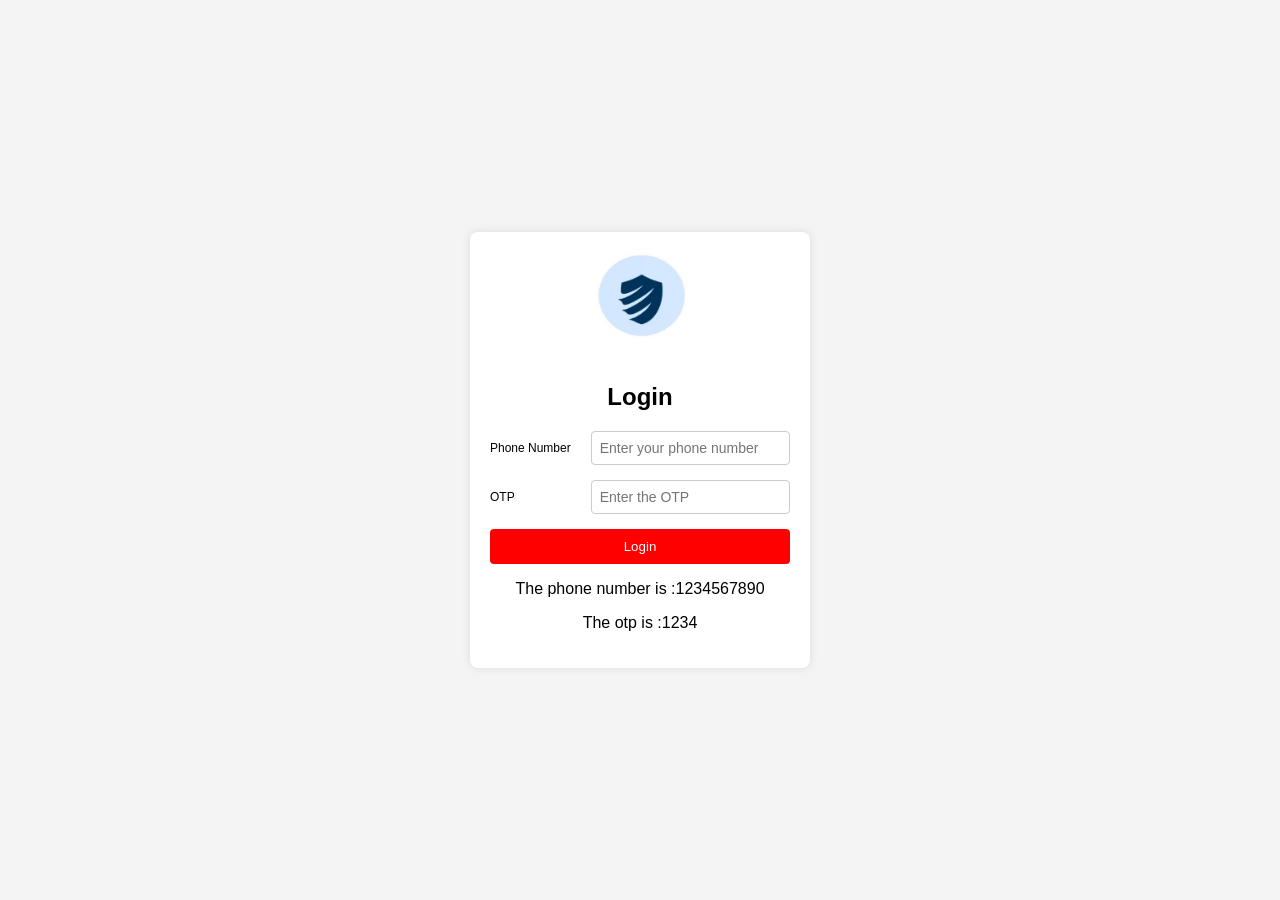
<file: index.html>
<!DOCTYPE html>
<html lang="en">
<head>
    <meta charset="UTF-8">
    <meta name="viewport" content="width=device-width, initial-scale=1.0">
    <title>Login - Women Safety Analytics</title>
    <link rel="stylesheet" href="styles.css">
</head>
<body>
    <div class="login-container">
        <div class="logo">
            <img src="images/team ;pgp.jpg" alt="logo">
        </div>
        <h2>Login</h2>
        <form id="loginForm">
            <div class="input-group">
                <label  for="phone">Phone Number</label>
                <input type="tel" id="phone" required placeholder="Enter your phone number">
            </div>
            <div class="input-group">
                <label for="otp">OTP</label>
                <input type="text" id="otp" required placeholder="Enter the OTP">
            </div>
            <button type="submit">Login</button>
            <p id="error" class="error"></p>
        </form>
        <p>The phone number is :1234567890</p>
        <p>The otp is :1234</p>
    </div>

    <script src="script.js"></script>
   
</body>
</html>
</file>
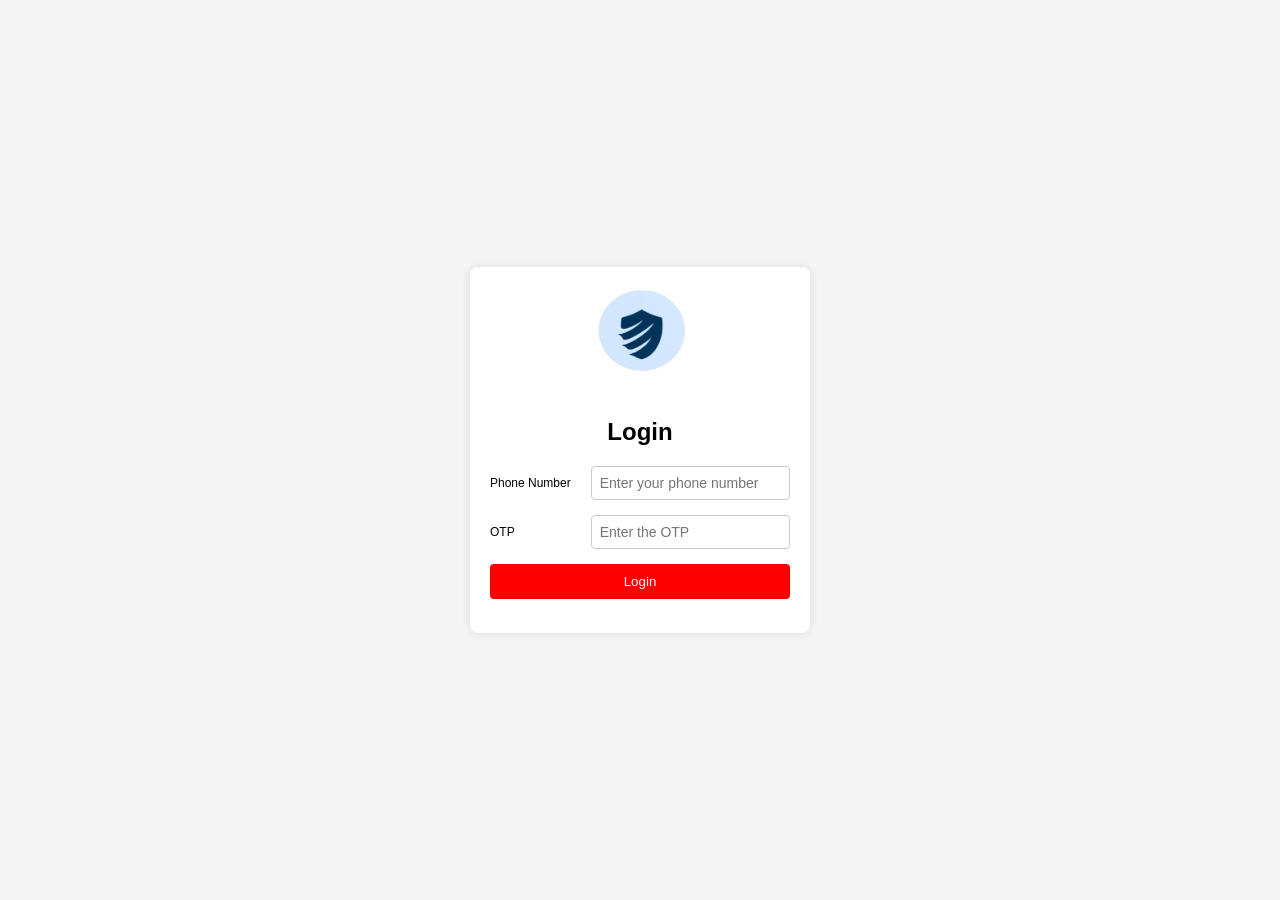
<file: Rakshaa-main/index.html>
<!DOCTYPE html>
<html lang="en">
<head>
    <meta charset="UTF-8">
    <meta name="viewport" content="width=device-width, initial-scale=1.0">
    <title>Login - Women Safety Analytics</title>
    <link rel="stylesheet" href="styles.css">
</head>
<body>
    <div class="login-container">
        <div class="logo">
            <img src="images/team ;pgp.jpg" alt="logo">
        </div>
        <h2>Login</h2>
        <form id="loginForm">
            <div class="input-group">
                <label  for="phone">Phone Number</label>
                <input type="tel" id="phone" required placeholder="Enter your phone number">
            </div>
            <div class="input-group">
                <label for="otp">OTP</label>
                <input type="text" id="otp" required placeholder="Enter the OTP">
            </div>
            <button type="submit">Login</button>
            <p id="error" class="error"></p>
        </form>
    </div>

    <script src="script.js"></script>
</body>
</html>
</file>
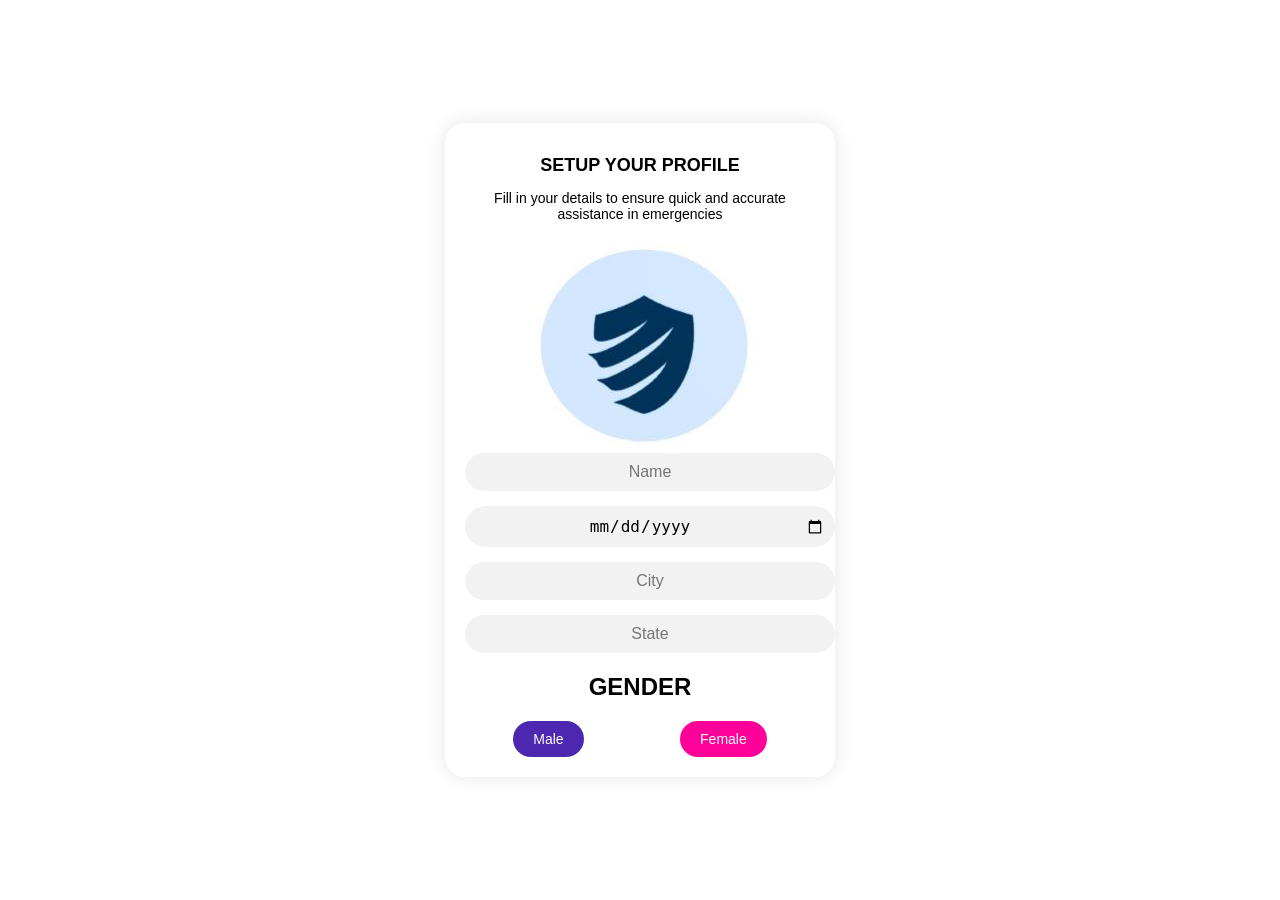
<file: dashboard.html>
<!DOCTYPE html>
<html lang="en">
<head>
    <meta charset="UTF-8">
    <meta name="viewport" content="width=device-width, initial-scale=1.0">
    <title>User Profile Setup</title>
    <link rel="stylesheet" href="styles1.css">
</head>
<body>
    <div class="profile-setup-container">
        <h1>SETUP YOUR PROFILE</h1>
        <p>Fill in your details to ensure quick and accurate assistance in emergencies</p>
        <img src="images/team ;pgp.jpg" alt="logo">
        <form id="profileForm">
            <div class="input-group">
                <input type="text" id="name" placeholder="Name" required>
            </div>
            <div class="input-group">
                <input type="date" id="dob" placeholder="D.O.B." required>
            </div>
            <div class="input-group">
                <input type="text" id="city" placeholder="City" required>
            </div>
            <div class="input-group">
                <input type="text" id="state" placeholder="State" required>
            </div>
            
            <h2>GENDER</h2>
            <div class="gender-selection">
                <button type="button" id="male" class="gender-button">Male</button>
                <button type="button" id="female" class="gender-button">Female</button>
            </div>
        </form>
    </div>

    <script src="script1.js"></script>
</body>
</html>
</file>
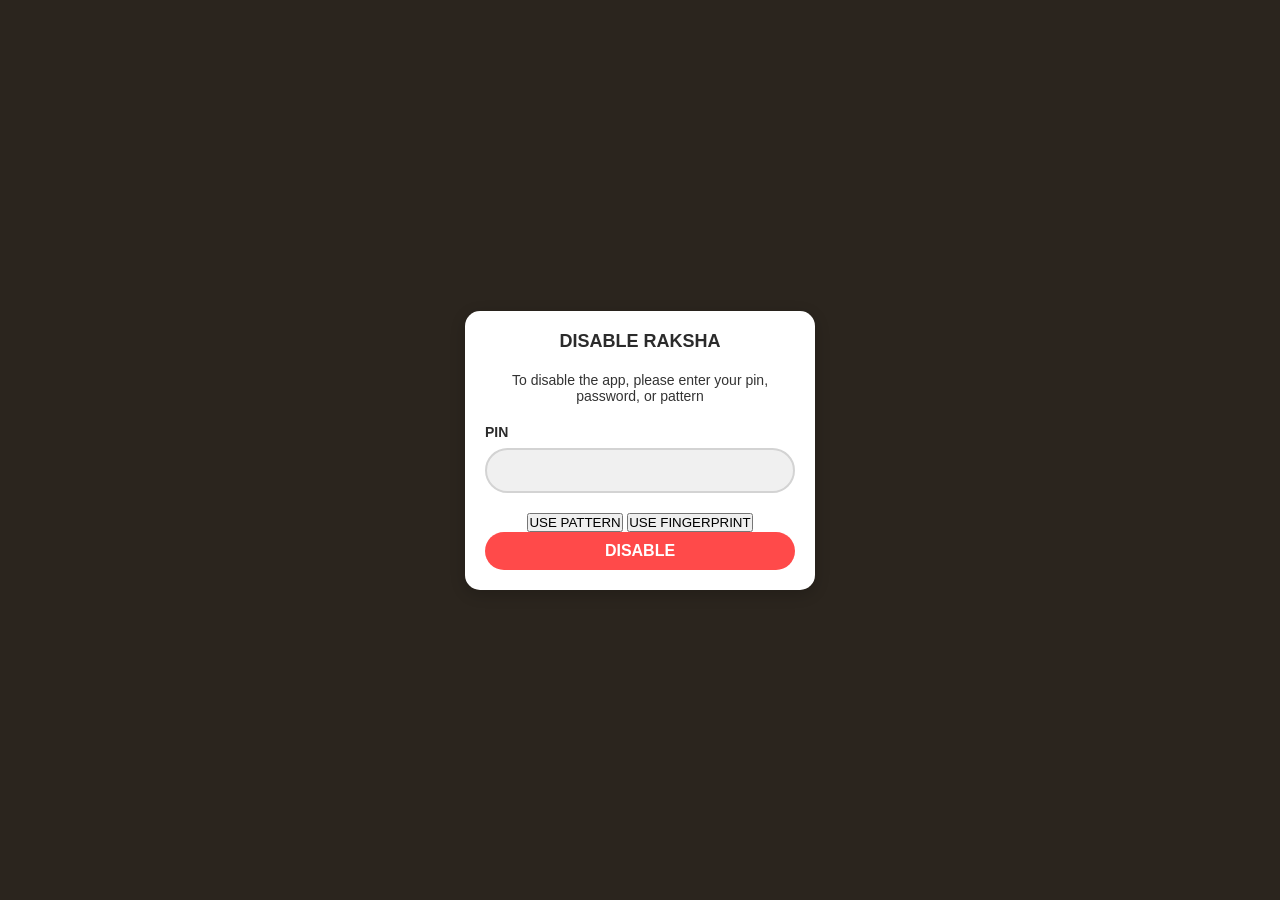
<file: disable.html>
<!DOCTYPE html>
<html lang="en">
<head>
    <meta charset="UTF-8">
    <meta name="viewport" content="width=device-width, initial-scale=1.0">
    <title>Disable App</title>
    <link rel="stylesheet" href="styles7.css">
</head>
<body>

<div class="container">
    <div class="header">
        <h1>DISABLE RAKSHA</h1>
    </div>
    <p>To disable the app, please enter your pin, password, or pattern</p>
    
    <!-- PIN Input Section -->
    <div class="input-container">
        <label for="pin">PIN</label>
        <input type="password" id="pin" class="pin-input" maxlength="6">
    </div>

    <!-- Pattern Button -->
    <button class="pattern-btn">USE PATTERN</button>

    <!-- Fingerprint Button -->
    <button class="fingerprint-btn">USE FINGERPRINT</button>

    <!-- Disable Button -->
    <button class="disable-btn">DISABLE</button>
</div>

<script src="script7.js"></script>
</body>
</html>
</file>
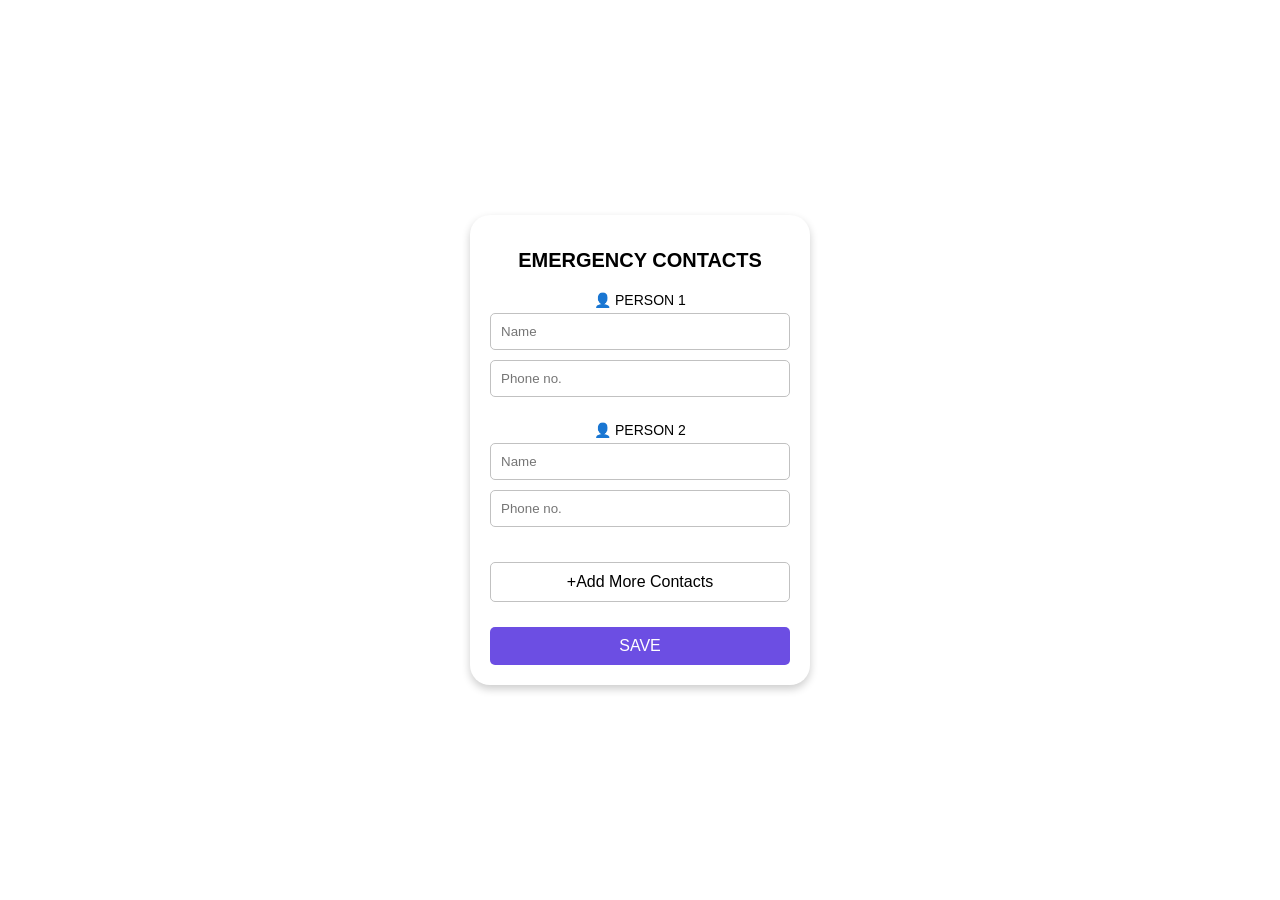
<file: emergency.html>
<!DOCTYPE html>
<html lang="en">
<head>
    <meta charset="UTF-8">
    <meta name="viewport" content="width=device-width, initial-scale=1.0">
    <title>Emergency Contacts</title>
    <link rel="stylesheet" href="styles3.css">
</head>
<body>
    <div class="container">
        <h1 class="title">EMERGENCY CONTACTS</h1>
        <div class="form-group">
            <label for="person1">👤 PERSON 1</label>
            <input type="text" id="person1-name" class="input-field" placeholder="Name">
            <input type="tel" id="person1-phone" class="input-field" placeholder="Phone no.">
        </div>
        <div class="form-group">
            <label for="person2">👤 PERSON 2</label>
            <input type="text" id="person2-name" class="input-field" placeholder="Name">
            <input type="tel" id="person2-phone" class="input-field" placeholder="Phone no.">
        </div>
        <button class="add-contact-btn">+Add More Contacts</button>
        <button class="save-btn">SAVE</button>
    </div>

    <script src="script3.js"></script>
</body>
</html>
</file>
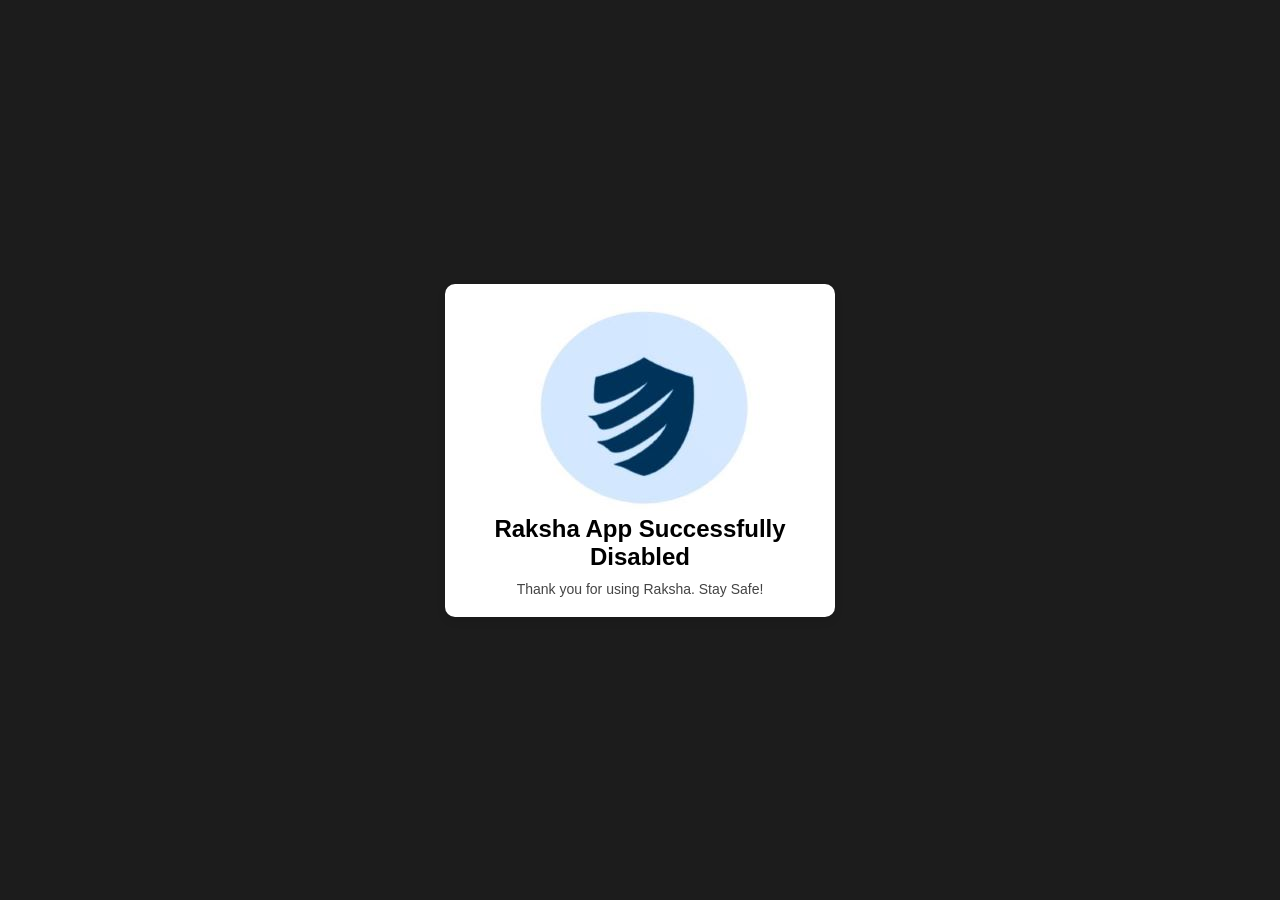
<file: end.html>
<!DOCTYPE html>
<html lang="en">
<head>
    <meta charset="UTF-8">
    <meta name="viewport" content="width=device-width, initial-scale=1.0">
    <title>Raksha App Disabled</title>
    <style>
        body, html {
            margin: 0;
            padding: 0;
            height: 100%;
            display: flex;
            justify-content: center;
            align-items: center;
            background-color: #1C1C1C; /* Dark background */
            font-family: Arial, sans-serif;
            color: #ffffff;
        }

        .container {
            text-align: center;
            background-color: #FFFFFF;
            width: 80%;
            max-width: 400px;
            padding: 20px;
            border-radius: 10px;
            box-shadow: 0 4px 8px rgba(0, 0, 0, 0.1);
            color: #000000;
        }

        .status-text {
            font-size: 24px;
            margin-bottom: 10px;
            font-weight: bold;
        }

        .tagline {
            font-size: 14px;
            color: #444444;
        }
    </style>
</head>
<body>
    <div class="container">
      <img src="images/team ;pgp.jpg" alt="logo">
        <div class="status-text">Raksha App Successfully Disabled</div>
        <div class="tagline">Thank you for using Raksha. Stay Safe!</div>
    </div>
</body>
</html>
</file>
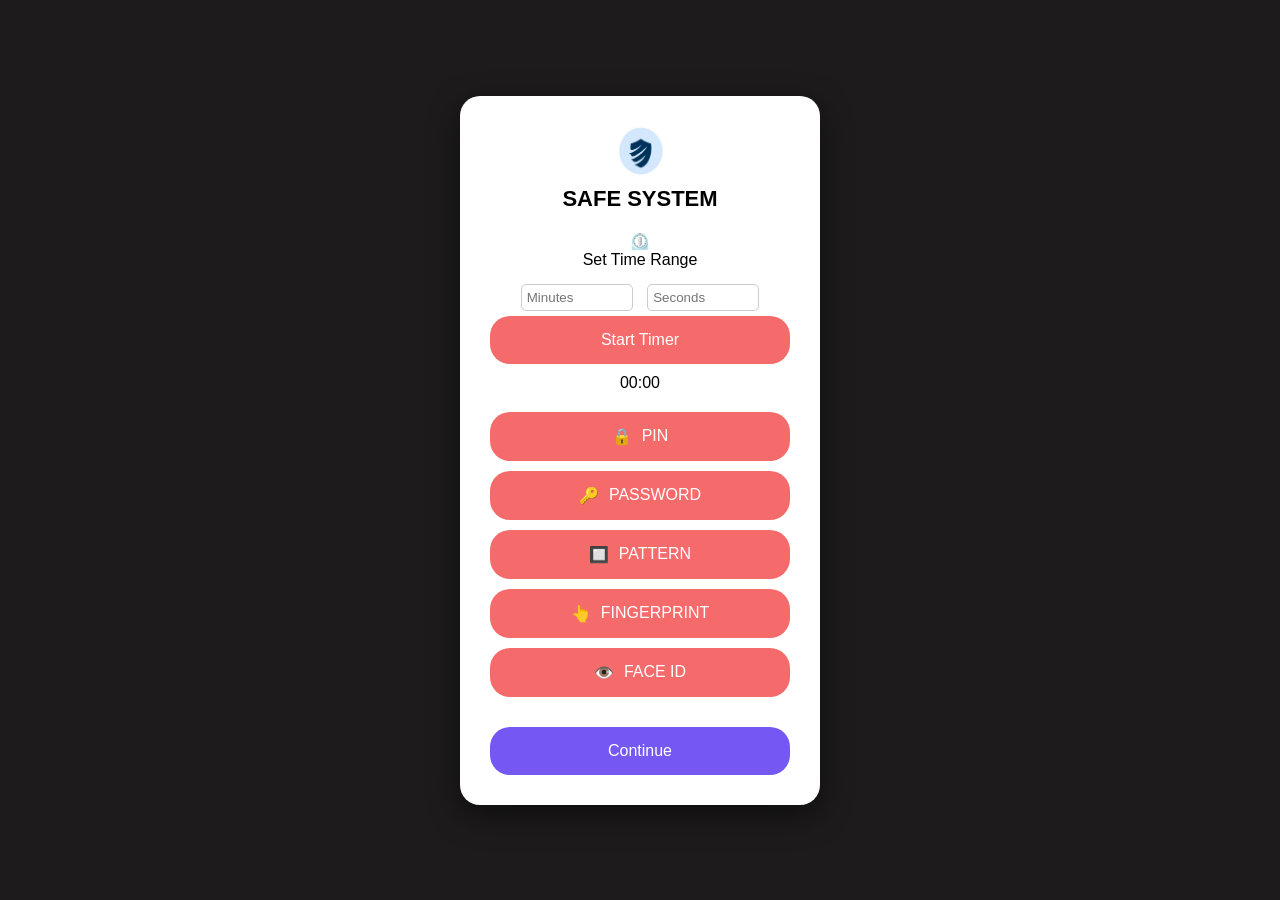
<file: safesys.html>
<!DOCTYPE html>
<html lang="en">
<head>
    <meta charset="UTF-8">
    <meta name="viewport" content="width=device-width, initial-scale=1.0">
    <title>Safe System</title>
    <link rel="stylesheet" href="styles4.css">
</head>
<body class="body">
    <div class="container">
        <div class="header">
            <img src="images/team ;pgp.jpg" alt="Logo" class="logo">
            <h1 class="title">SAFE SYSTEM</h1>
        </div>
        
        <div class="timer-section">
            <span class="icon">⏲️</span>
            <span class="timer-title">Set Time Range</span>
            <input type="number" id="minute-input" class="time-input" placeholder="Minutes">
            <input type="number" id="second-input" class="time-input" placeholder="Seconds">
            <button id="start-timer" class="setup-button">Start Timer</button>
            <div class="time-display" id="time-display">00:00</div>
        </div>
        
        <div class="setup-section">
            <button class="setup-button" id="pin-button"><span class="icon">🔒</span> PIN</button>
            <button class="setup-button"><span class="icon">🔑</span> PASSWORD</button>
            <button class="setup-button"><span class="icon">🔲</span> PATTERN</button>
            <button class="setup-button"><span class="icon">👆</span> FINGERPRINT</button>
            <button class="setup-button"><span class="icon">👁️</span> FACE ID</button>
        </div>

        <!-- Continue button -->
        <button class="continue-button" id="continue-button" >Continue</button>
    </div>

    <!-- Modal for PIN input -->
    <div id="pin-modal" class="modal">
        <div class="modal-content">
            <span class="close">&times;</span>
            <h2>Enter PIN</h2>
            <input type="password" id="pin-input" maxlength="4" placeholder="Enter 4-digit PIN">
            <button id="submit-pin">Submit</button>
        </div>
    </div>

    <script src="script4.js"></script>
</body>
</html>
</file>
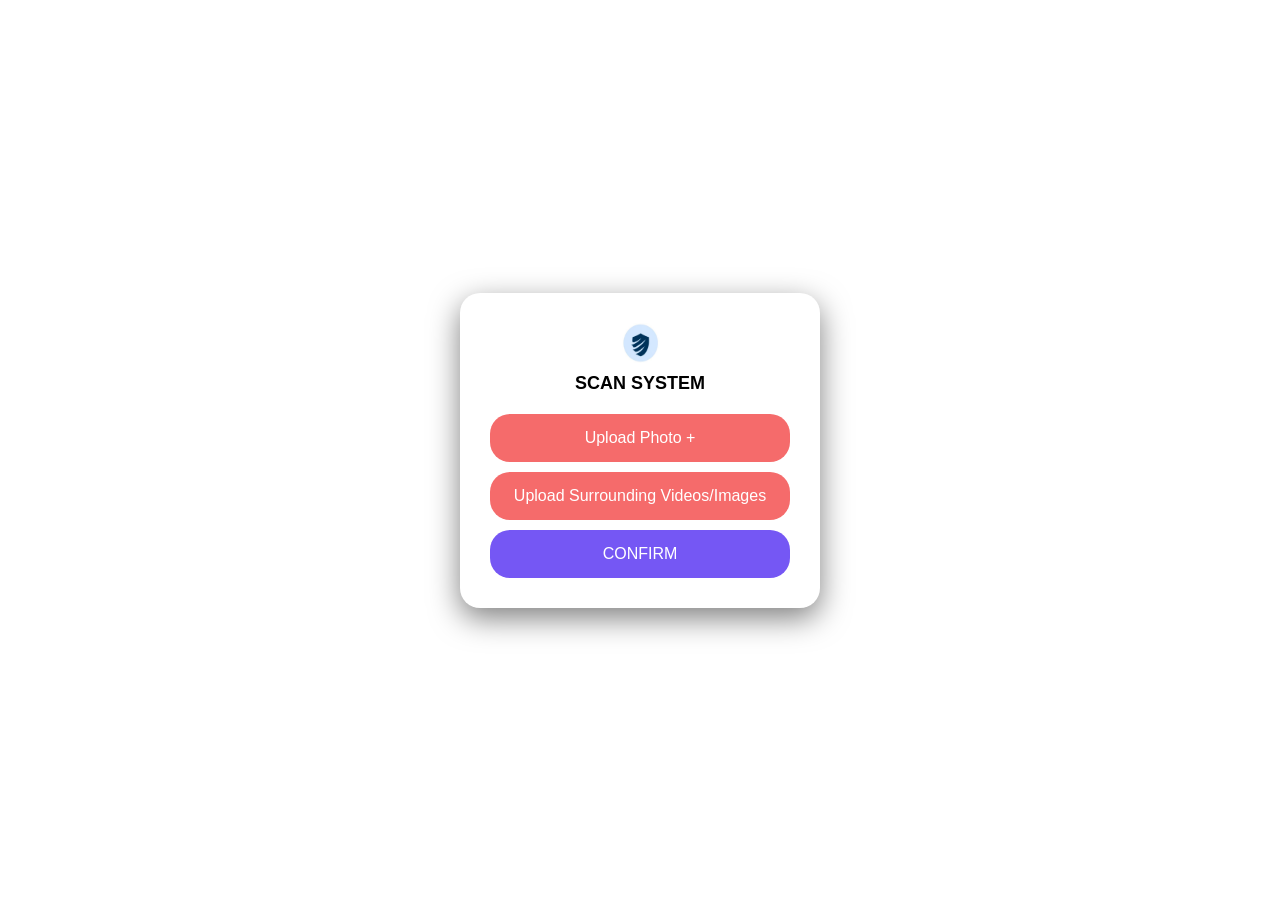
<file: scansys.html>
<!DOCTYPE html>
<html lang="en">
<head>
    <meta charset="UTF-8">
    <meta name="viewport" content="width=device-width, initial-scale=1.0">
    <title>Scan System</title>
    <link rel="stylesheet" href="styles5.css">
</head>
<body>
    <div class="container">
        <div class="header">
            <img src="images/team ;pgp.jpg" alt="Logo" class="logo">
            <h1>SCAN SYSTEM</h1>
        </div>
        <div class="upload-buttons">
            <button class="upload-photo">Upload Photo +</button>
            <button class="upload-surrounding">Upload Surrounding Videos/Images</button>
        </div>
        <button class="confirm">CONFIRM</button>
    </div>

    <script src="script5.js"></script>
</body>
</html>
</file>
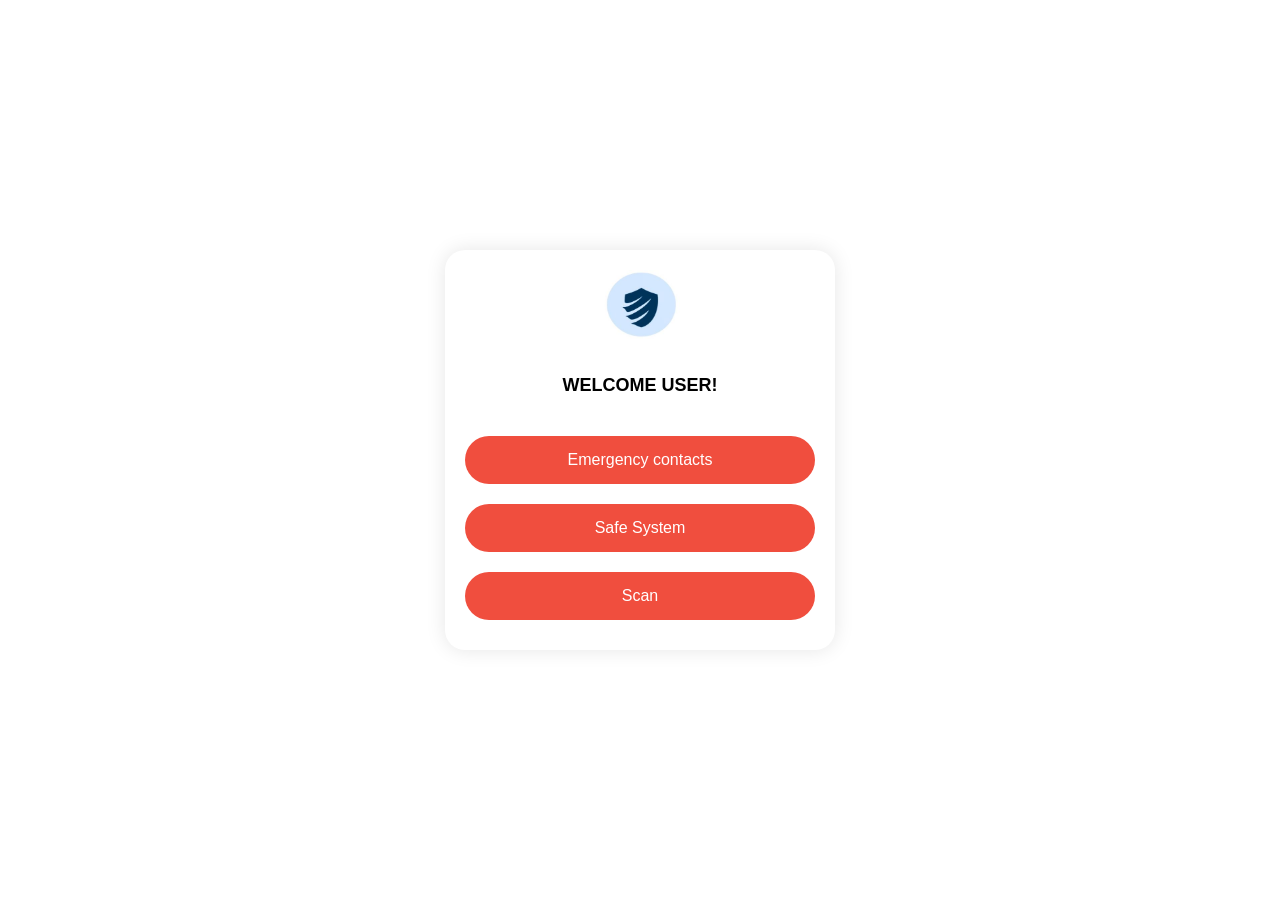
<file: welcome.html>
<!DOCTYPE html>
<html lang="en">
<head>
    <meta charset="UTF-8">
    <meta name="viewport" content="width=device-width, initial-scale=1.0">
    <title>Dashboard</title>
    <link rel="stylesheet" href="styles2.css">
</head>
<body>
    <div class="dashboard-container">
        <div class="logo">
            <img src="images/team ;pgp.jpg" alt="logo">
        </div>
        <h1>WELCOME USER!</h1>
        <button class="dashboard-button">Emergency contacts</button>
        <button class="dashboard-button">Safe System</button>
        <button class="dashboard-button">Scan</button>
    </div>

    <script src="script2.js"></script>
</body>
</html>
</file>
<file: styles.css>
body {
  font-family: Arial, sans-serif;
  background-color: #f4f4f4;
  display: flex;
  justify-content: center;
  align-items: center;
  height: 100vh;
  margin: 0;
}

.login-container {
  background-color: white;
  padding: 20px;
  border-radius: 8px;
  box-shadow: 0 0 10px rgba(0, 0, 0, 0.1);
  width: 300px;
  text-align: center;
}

.logo img {
  max-width: 100px;
  margin-bottom: 20px;
}

.input-group {
  display: flex;
  align-items: center;
  margin-bottom: 15px;
  justify-content: space-between;
}

.input-group label {
  flex: 1;
  margin-right: 10px;
  text-align: left;
  font-size: 12px; /* Decreased font size for labels */
}

.input-group input {
  flex: 2;
  padding: 8px;
  border: 1px solid #ccc;
  border-radius: 4px;
  width: 100%;
  font-size: 14px; /* Adjusted font size for input */
}

button[type="submit"] {
  width: 100%;
  padding: 10px;
  background-color: #ff0000;
  color: white;
  border: none;
  border-radius: 4px;
  cursor: pointer;
}

button[type="submit"]:hover {
  background-color: #0056b3;
}

.error {
  color: red;
  margin-top: 10px;
  font-size: 14px;
}
.phone{
  background-color: #ff0000;
}
.otp{
  background-color: #ff0000;
}
.otp1{
  text-align: center;
}
</file>
<file: Rakshaa-main/styles.css>
body {
  font-family: Arial, sans-serif;
  background-color: #f4f4f4;
  display: flex;
  justify-content: center;
  align-items: center;
  height: 100vh;
  margin: 0;
}

.login-container {
  background-color: white;
  padding: 20px;
  border-radius: 8px;
  box-shadow: 0 0 10px rgba(0, 0, 0, 0.1);
  width: 300px;
  text-align: center;
}

.logo img {
  max-width: 100px;
  margin-bottom: 20px;
}

.input-group {
  display: flex;
  align-items: center;
  margin-bottom: 15px;
  justify-content: space-between;
}

.input-group label {
  flex: 1;
  margin-right: 10px;
  text-align: left;
  font-size: 12px; /* Decreased font size for labels */
}

.input-group input {
  flex: 2;
  padding: 8px;
  border: 1px solid #ccc;
  border-radius: 4px;
  width: 100%;
  font-size: 14px; /* Adjusted font size for input */
}

button[type="submit"] {
  width: 100%;
  padding: 10px;
  background-color: #ff0000;
  color: white;
  border: none;
  border-radius: 4px;
  cursor: pointer;
}

button[type="submit"]:hover {
  background-color: #0056b3;
}

.error {
  color: red;
  margin-top: 10px;
  font-size: 14px;
}
.phone{
  background-color: #ff0000;
}
.otp{
  background-color: #ff0000;
}
.otp1{
  text-align: center;
}
</file>
<file: styles1.css>
body {
  font-family: Arial, sans-serif;
  background-color: #ffffff;
  color: #fff;
  display: flex;
  justify-content: center;
  align-items: center;
  height: 100vh;
  margin: 0;
}

.profile-setup-container {
  background-color: #fff;
  color: #000;
  width: 350px;
  padding: 20px;
  border-radius: 20px;
  box-shadow: 0 0 20px rgba(0, 0, 0, 0.1);
  text-align: center;
}

h1 {
  font-size: 18px;
  font-weight: bold;
  margin-bottom: 10px;
}

p {
  font-size: 14px;
  margin-bottom: 20px;
}

.input-group {
  margin-bottom: 15px;
}

.input-group input {
  width: 100%;
  padding: 10px;
  border: none;
  border-radius: 30px;
  background-color: #f2f2f2;
  text-align: center;
  font-size: 16px;
  color: #000;
}

.gender-selection {
  display: flex;
  justify-content: space-around;
  margin-top: 20px;
}

.gender-button {
  background-color: #6f42c1;
  border: none;
  border-radius: 20px;
  padding: 10px 20px;
  color: #fff;
  font-size: 14px;
  cursor: pointer;
}

.gender-button#male {
  background-color: #4b28af;
}

.gender-button#female {
  background-color: #ff0099;
}

.gender-button:focus {
  outline: none;
  box-shadow: 0 0 10px rgba(0, 0, 0, 0.2);
}

.gender-button:active {
  background-color: #330d66;
}
</file>
<file: styles7.css>
/* General Reset */
* {
  margin: 0;
  padding: 0;
  box-sizing: border-box;
  font-family: Arial, sans-serif;
}

body {
  display: flex;
  justify-content: center;
  align-items: center;
  height: 100vh;
  background-color: #2B251E; /* Dark background similar to the one in the image */
}

.container {
  background-color: #fff;
  width: 350px;
  padding: 20px;
  border-radius: 15px;
  box-shadow: 0px 4px 15px rgba(0, 0, 0, 0.2);
  text-align: center;
}

.header img {
  width: 60px;
  margin-bottom: 10px;
}

.header h1 {
  font-size: 18px;
  font-weight: bold;
  color: #2B2B2B;
  margin-bottom: 20px;
}

p {
  font-size: 14px;
  color: #333;
  margin-bottom: 20px;
}

.input-container {
  margin-bottom: 20px;
}

.input-container label {
  display: block;
  font-weight: bold;
  font-size: 14px;
  color: #2B2B2B;
  margin-bottom: 8px;
  text-align: left;
}

.pin-input {
  width: 100%;
  padding: 10px;
  font-size: 18px;
  border: 2px solid #D3D3D3;
  border-radius: 25px;
  text-align: center;
  background-color: #F0F0F0;
  color: #6F6F6F;
}

.disable-btn {
  width: 100%;
  padding: 10px;
  background-color: #FF4A4A; /* Red button similar to the one in the image */
  border: none;
  border-radius: 25px;
  color: white;
  font-size: 16px;
  font-weight: bold;
  cursor: pointer;
  transition: background-color 0.3s ease;
}

.disable-btn:hover {
  background-color: #E04343; /* Slightly darker red on hover */
}
/* General Reset */
* {
  margin: 0;
  padding: 0;
  box-sizing: border-box;
  font-family: Arial, sans-serif;
}

body {
  display: flex;
  justify-content: center;
  align-items: center;
  height: 100vh;
  background-color: #2B251E; /* Dark background similar to the one in the image */
}

.container {
  background-color: #fff;
  width: 350px;
  padding: 20px;
  border-radius: 15px;
  box-shadow: 0px 4px 15px rgba(0, 0, 0, 0.2);
  text-align: center;
}

.header img {
  width: 60px;
  margin-bottom: 10px;
}

.header h1 {
  font-size: 18px;
  font-weight: bold;
  color: #2B2B2B;
  margin-bottom: 20px;
}

p {
  font-size: 14px;
  color: #333;

}
</file>
<file: styles3.css>
body {
  background-color: #ffffff;
  font-family: Arial, sans-serif;
  display: flex;
  justify-content: center;
  align-items: center;
  height: 100vh;
  margin: 0;
}

.container {
  background-color: #FFFFFF;
  border-radius: 20px;
  padding: 20px;
  width: 300px;
  box-shadow: 0 4px 8px rgba(0, 0, 0, 0.2);
  text-align: center;
}

.title {
  color: #000000;
  font-size: 20px;
  margin-bottom: 20px; /* Adjust this to increase/decrease space below the title */
}

.form-group {
  margin-bottom: 15px;
}

.form-group label {
  font-size: 14px;
  color: #000000;
  margin-bottom: 5px;
  display: block;
}

.input-field {
  width: 100%;
  padding: 10px;
  margin-bottom: 10px;
  border: 1px solid #C1C1C1;
  border-radius: 5px;
  box-sizing: border-box;
}

.add-contact-btn, .save-btn {
  width: 100%;
  padding: 10px;
  border: none;
  border-radius: 5px;
  cursor: pointer;
  margin-top: 10px;
  font-size: 16px;
}

.add-contact-btn {
  background-color: #FFFFFF;
  color: #000000;
  border: 1px solid #C1C1C1;
  margin-bottom: 15px;
}

.save-btn {
  background-color: #6C4EE3;
  color: #FFFFFF;
}

.save-btn:hover {
  background-color: #5B3DD2;
}
</file>
<file: styles4.css>
body {
  background-color: #1d1b1b;
  color: #fff;
  font-family: Arial, sans-serif;
  display: flex;
  justify-content: center;
  align-items: center;
  height: 100vh;
  margin: 0;
}

.container {
  text-align: center;
  background-color: #fff;
  color: #000;
  border-radius: 20px;
  padding: 30px;
  width: 300px;
  box-shadow: 0 10px 30px rgba(0, 0, 0, 0.5);
}

.header {
  display: flex;
  flex-direction: column;
  align-items: center;
  margin-bottom: 20px;
}

.logo {
  width: 50px;
  height: 50px;
  margin-bottom: 10px;
}

.title {
  font-size: 22px;
  margin: 0;
}

.timer-section {
  margin-bottom: 20px;
}

.timer-title {
  font-size: 16px;
  margin-bottom: 10px;
  display: block;
}

.time-input {
  width: 100px;
  padding: 5px;
  margin: 5px;
  border-radius: 5px;
  border: 1px solid #ccc;
}

.setup-button {
  background-color: #f56b6b;
  color: white;
  border: none;
  padding: 15px;
  border-radius: 20px;
  margin-bottom: 10px;
  width: 100%;
  font-size: 16px;
  cursor: pointer;
  display: flex;
  align-items: center;
  justify-content: center;
}

.setup-button .icon {
  margin-right: 10px;
}

.setup-button:hover {
  background-color: #e45555;
}

.continue-button {
  background-color: #7557f4;
  color: white;
  border: none;
  padding: 15px;
  border-radius: 20px;
  width: 100%;
  font-size: 16px;
  cursor: pointer;
  margin-top: 20px;
}

.continue-button:hover {
  background-color: #5a3bdc;
}

.modal {
  display: none;
  position: fixed;
  z-index: 1;
  left: 0;
  top: 0;
  width: 100%;
  height: 100%;
  overflow: auto;
  background-color: rgba(0, 0, 0, 0.4);
}

.modal-content {
  background-color: #fff;
  margin: 15% auto;
  padding: 20px;
  border: 1px solid #888;
  width: 80%;
  max-width: 300px;
  text-align: center;
}

.close {
  color: #aaa;
  float: right;
  font-size: 28px;
  font-weight: bold;
}

.close:hover,
.close:focus {
  color: black;
  text-decoration: none;
  cursor: pointer;
}

#pin-input {
  width: 80%;
  padding: 10px;
  margin: 15px 0;
  border-radius: 5px;
  border: 1px solid #ccc;
}

#submit-pin {
  background-color: #f56b6b;
  color: white;
  border: none;
  padding: 10px;
  border-radius: 20px;
  width: 100%;
  font-size: 16px;
  cursor: pointer;
}
</file>
<file: styles5.css>
body {
  background-color: white;
  color: #fff;
  font-family: Arial, sans-serif;
  display: flex;
  justify-content: center;
  align-items: center;
  height: 100vh;
  margin: 0;
}

.container {
  text-align: center;
  background-color: #fff;
  color: #000;
  border-radius: 20px;
  padding: 30px;
  width: 300px;
  box-shadow: 0 10px 30px rgba(0, 0, 0, 0.5);
}

.header {
  display: flex;
  flex-direction: column;
  align-items: center;
}

.logo {
  width: 40px;
  height: 40px;
  margin-bottom: 10px;
}

h1 {
  font-size: 18px;
  margin: 0;
}

.upload-buttons {
  margin-top: 20px;
}

.upload-buttons button {
  background-color: #f56b6b;
  color: white;
  border: none;
  padding: 15px;
  border-radius: 20px;
  margin-bottom: 10px;
  width: 100%;
  font-size: 16px;
  cursor: pointer;
}

.upload-buttons button:hover {
  background-color: #e45555;
}

.confirm {
  background-color: #7557f4;
  color: white;
  border: none;
  padding: 15px;
  border-radius: 20px;
  width: 100%;
  font-size: 16px;
  cursor: pointer;
}

.confirm:hover {
  background-color: #5a3bdc;
}
</file>
<file: styles2.css>
body {
  font-family: Arial, sans-serif;
  background-color: #ffffff;
  color: #fff;
  display: flex;
  justify-content: center;
  align-items: center;
  height: 100vh;
  margin: 0;
}

.dashboard-container {
  background-color: #fff;
  color: #000;
  width: 350px;
  padding: 20px;
  border-radius: 20px;
  box-shadow: 0 0 20px rgba(0, 0, 0, 0.1);
  text-align: center;
}

.logo img {
  max-width: 80px;
  margin-bottom: 20px;
}

h1 {
  font-size: 18px;
  font-weight: bold;
  margin-bottom: 30px;
}

.dashboard-button {
  width: 100%;
  padding: 15px;
  margin: 10px 0;
  background-color: #f04e3e;
  color: white;
  border: none;
  border-radius: 30px;
  font-size: 16px;
  cursor: pointer;
}

.dashboard-button:hover {
  background-color: #d43b2e;
}

.dashboard-button:focus {
  outline: none;
  box-shadow: 0 0 10px rgba(0, 0, 0, 0.2);
}
</file>
